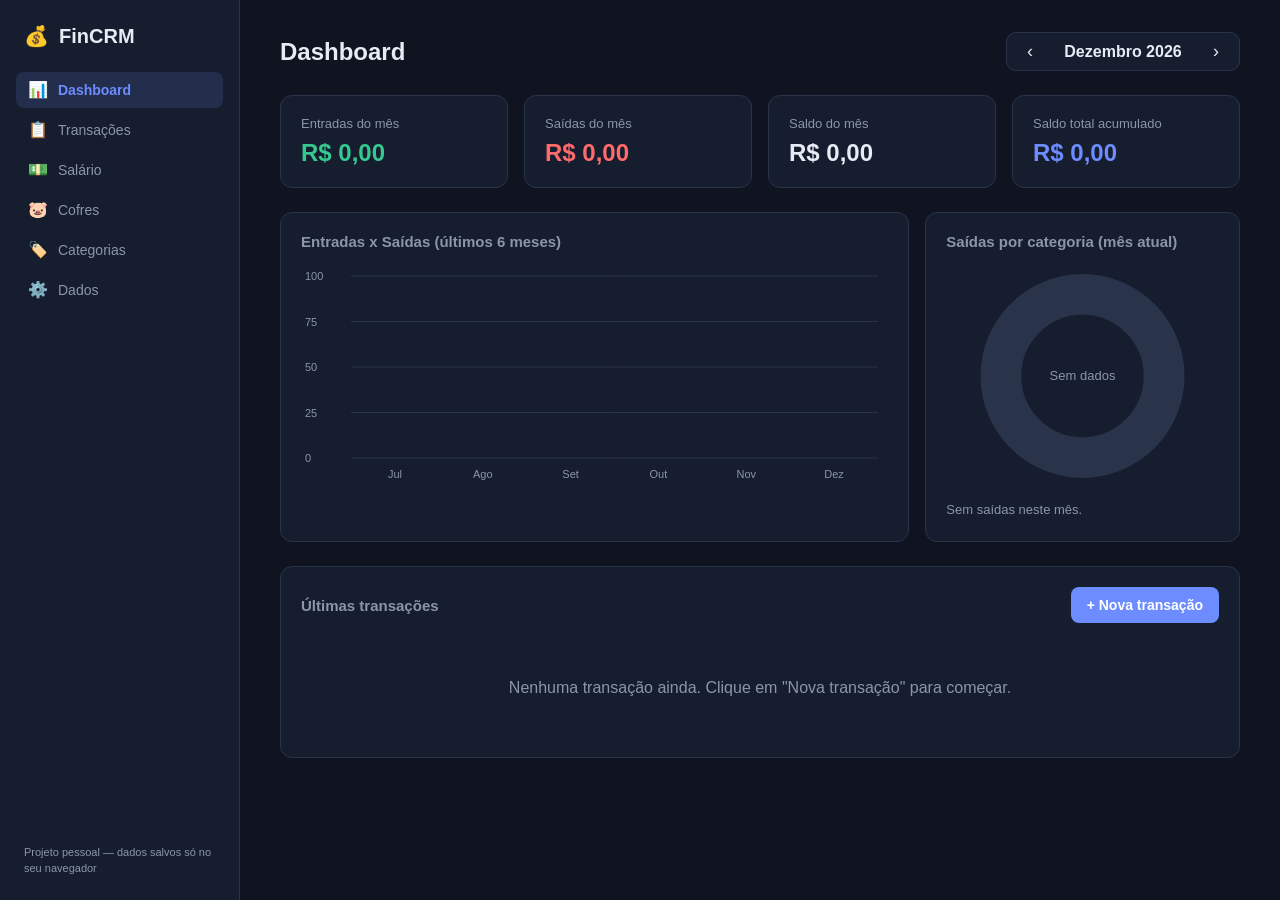
<file: index.html>
<!DOCTYPE html>
<html lang="pt-BR">
<head>
<meta charset="UTF-8">
<meta name="viewport" content="width=device-width, initial-scale=1.0, viewport-fit=cover">
<meta name="theme-color" content="#0f1420">
<title>FinCRM — Controle Financeiro Pessoal</title>

<!-- Ícone / logo exibido ao adicionar o site à tela inicial -->
<link rel="manifest" href="manifest.json">
<link rel="icon" type="image/png" sizes="32x32" href="icons/favicon-32.png">
<link rel="icon" type="image/png" sizes="16x16" href="icons/favicon-16.png">
<link rel="apple-touch-icon" href="icons/apple-touch-icon.png">
<meta name="apple-mobile-web-app-capable" content="yes">
<meta name="apple-mobile-web-app-status-bar-style" content="black-translucent">
<meta name="apple-mobile-web-app-title" content="FinCRM">
<meta name="mobile-web-app-capable" content="yes">

<link rel="stylesheet" href="css/style.css">
</head>
<body>
<div class="app">

  <header class="mobile-topbar">
    <span class="brand-icon">💰</span>
    <span class="brand-name">FinCRM</span>
  </header>

  <aside class="sidebar">
    <div class="brand">
      <span class="brand-icon">💰</span>
      <span class="brand-name">FinCRM</span>
    </div>
    <nav class="nav">
      <button class="nav-item active" data-view="dashboard"><span class="nav-icon">📊</span><span class="nav-label">Dashboard</span></button>
      <button class="nav-item" data-view="transacoes"><span class="nav-icon">📋</span><span class="nav-label">Transações</span></button>
      <button class="nav-item" data-view="salario"><span class="nav-icon">💵</span><span class="nav-label">Salário</span></button>
      <button class="nav-item" data-view="cofres"><span class="nav-icon">🐷</span><span class="nav-label">Cofres</span></button>
      <button class="nav-item" data-view="categorias"><span class="nav-icon">🏷️</span><span class="nav-label">Categorias</span></button>
      <button class="nav-item" data-view="dados"><span class="nav-icon">⚙️</span><span class="nav-label">Dados</span></button>
    </nav>
    <div class="sidebar-footer">Projeto pessoal — dados salvos só no seu navegador</div>
  </aside>

  <main class="content">

    <!-- DASHBOARD -->
    <section id="view-dashboard" class="view active">
      <header class="view-header">
        <h1>Dashboard</h1>
        <div class="month-picker">
          <button id="prevMonth" class="btn-icon" aria-label="Mês anterior">‹</button>
          <span id="currentMonthLabel"></span>
          <button id="nextMonth" class="btn-icon" aria-label="Próximo mês">›</button>
        </div>
      </header>

      <div class="cards">
        <div class="card card-income">
          <div class="card-label">Entradas do mês</div>
          <div class="card-value" id="cardIncome">R$ 0,00</div>
        </div>
        <div class="card card-expense">
          <div class="card-label">Saídas do mês</div>
          <div class="card-value" id="cardExpense">R$ 0,00</div>
        </div>
        <div class="card card-balance">
          <div class="card-label">Saldo do mês</div>
          <div class="card-value" id="cardBalance">R$ 0,00</div>
        </div>
        <div class="card card-total">
          <div class="card-label">Saldo total acumulado</div>
          <div class="card-value" id="cardTotal">R$ 0,00</div>
        </div>
      </div>

      <div class="panels">
        <div class="panel">
          <h2>Entradas x Saídas (últimos 6 meses)</h2>
          <canvas id="chartBars" height="220"></canvas>
        </div>
        <div class="panel">
          <h2>Saídas por categoria (mês atual)</h2>
          <canvas id="chartDonut" height="220"></canvas>
          <ul id="donutLegend" class="legend"></ul>
        </div>
      </div>

      <div class="panel">
        <div class="panel-header">
          <h2>Últimas transações</h2>
          <button class="btn btn-primary" data-open-modal="transacao">+ Nova transação</button>
        </div>
        <div id="recentList" class="tx-list"></div>
      </div>
    </section>

    <!-- TRANSAÇÕES -->
    <section id="view-transacoes" class="view">
      <header class="view-header">
        <h1>Transações</h1>
        <button class="btn btn-primary" data-open-modal="transacao">+ Nova transação</button>
      </header>

      <div class="filters">
        <input type="text" id="filterSearch" placeholder="Buscar por descrição...">
        <select id="filterType">
          <option value="">Todos os tipos</option>
          <option value="entrada">Entradas</option>
          <option value="saida">Saídas</option>
        </select>
        <select id="filterCategory"></select>
        <input type="month" id="filterMonth">
        <button class="btn btn-ghost" id="clearFilters">Limpar filtros</button>
      </div>

      <div class="panel">
        <table class="tx-table">
          <thead>
            <tr>
              <th>Data</th>
              <th>Descrição</th>
              <th>Categoria</th>
              <th>Conta</th>
              <th>Tipo</th>
              <th class="align-right">Valor</th>
              <th></th>
            </tr>
          </thead>
          <tbody id="txTableBody"></tbody>
        </table>
        <p id="txEmptyState" class="empty-state" hidden>Nenhuma transação encontrada.</p>
      </div>
    </section>

    <!-- SALÁRIO -->
    <section id="view-salario" class="view">
      <header class="view-header">
        <h1>Salário</h1>
        <button class="btn btn-primary" data-open-modal="salario">+ Registrar salário</button>
      </header>

      <div class="cards">
        <div class="card card-income">
          <div class="card-label">Último salário registrado</div>
          <div class="card-value" id="cardLastSalary">R$ 0,00</div>
        </div>
        <div class="card card-total">
          <div class="card-label">Média dos últimos 6 meses</div>
          <div class="card-value" id="cardAvgSalary">R$ 0,00</div>
        </div>
        <div class="card card-balance">
          <div class="card-label">Total recebido no ano</div>
          <div class="card-value" id="cardYearSalary">R$ 0,00</div>
        </div>
      </div>

      <div class="panel">
        <h2>Histórico de salários</h2>
        <table class="tx-table">
          <thead>
            <tr>
              <th>Data</th>
              <th>Descrição</th>
              <th class="align-right">Valor</th>
              <th></th>
            </tr>
          </thead>
          <tbody id="salaryTableBody"></tbody>
        </table>
        <p id="salaryEmptyState" class="empty-state" hidden>Nenhum salário registrado ainda.</p>
      </div>
    </section>

    <!-- COFRES -->
    <section id="view-cofres" class="view">
      <header class="view-header">
        <h1>Cofres</h1>
      </header>

      <div class="cards">
        <div class="card card-income">
          <div class="card-label">Rendendo por dia</div>
          <div class="card-value" id="cardYieldDay">R$ 0,00</div>
        </div>
        <div class="card card-income">
          <div class="card-label">Rendendo por mês</div>
          <div class="card-value" id="cardYieldMonth">R$ 0,00</div>
        </div>
        <div class="card card-income">
          <div class="card-label">Rendendo por ano</div>
          <div class="card-value" id="cardYieldYear">R$ 0,00</div>
        </div>
        <div class="card card-total">
          <div class="card-label">Total guardado nos cofres</div>
          <div class="card-value" id="cardPocketsTotal">R$ 0,00</div>
        </div>
      </div>

      <div id="fixedPocketsList" class="pocket-grid"></div>

      <div class="panel">
        <div class="panel-header">
          <h2>Porquinhos de meta</h2>
          <button class="btn btn-primary" data-open-modal="meta">+ Nova meta</button>
        </div>
        <div id="metasList" class="pocket-grid"></div>
        <p id="metasEmptyState" class="empty-state" hidden>Nenhuma meta criada ainda. Crie uma para guardar dinheiro com um objetivo, como o Inter faz nas Caixinhas.</p>
      </div>
    </section>

    <!-- CATEGORIAS -->
    <section id="view-categorias" class="view">
      <header class="view-header">
        <h1>Categorias</h1>
      </header>

      <div class="panels">
        <div class="panel">
          <h2>Categorias de entrada</h2>
          <form class="inline-form" data-cat-form="entrada">
            <input type="text" placeholder="Nova categoria de entrada" required>
            <button type="submit" class="btn btn-primary">Adicionar</button>
          </form>
          <ul id="catListEntrada" class="cat-list"></ul>
        </div>
        <div class="panel">
          <h2>Categorias de saída</h2>
          <form class="inline-form" data-cat-form="saida">
            <input type="text" placeholder="Nova categoria de saída" required>
            <button type="submit" class="btn btn-primary">Adicionar</button>
          </form>
          <ul id="catListSaida" class="cat-list"></ul>
        </div>
      </div>
    </section>

    <!-- DADOS -->
    <section id="view-dados" class="view">
      <header class="view-header">
        <h1>Dados</h1>
      </header>
      <div class="panel">
        <h2>Backup</h2>
        <p>Seus dados ficam salvos apenas neste navegador (localStorage). Use os botões abaixo para fazer backup ou restaurar.</p>
        <div class="btn-row">
          <button class="btn btn-primary" id="exportBtn">Exportar backup (.json)</button>
          <label class="btn btn-ghost file-btn">
            Importar backup
            <input type="file" id="importInput" accept="application/json" hidden>
          </label>
          <button class="btn btn-danger" id="resetBtn">Apagar todos os dados</button>
        </div>
      </div>

      <div class="panel">
        <h2>Importar extrato do Inter</h2>
        <p>No app ou Internet Banking do Inter: Conta digital → Extrato → escolha o período → Exportar em <strong>CSV</strong> ou <strong>OFX</strong>. Depois é só selecionar o arquivo aqui — você revisa e escolhe quais lançamentos entram antes de confirmar.</p>
        <p class="modal-hint">O importador tenta identificar sozinho movimentações do Porquinho (aplicação/resgate) e já sugere lançá-las como transferência para o cofre certo, em vez de como gasto ou receita comum — confira a coluna "Cofre" na revisão antes de confirmar. Se você já usa os botões "Guardar/Resgatar" dos Cofres pra isso, evite importar o mesmo período duas vezes.</p>
        <div class="btn-row">
          <label class="btn btn-primary file-btn">
            Selecionar arquivo (.csv ou .ofx)
            <input type="file" id="importExtratoInput" accept=".csv,.ofx,.txt" hidden>
          </label>
        </div>
      </div>

      <div class="panel" id="extratoPreviewPanel" hidden>
        <div class="panel-header">
          <h2>Revisar importação</h2>
          <span id="extratoCount" class="pocket-rate muted"></span>
        </div>

        <div class="filters">
          <select id="extratoConta">
            <option value="corrente">Importar para: Conta corrente</option>
            <option value="especie">Importar para: Dinheiro em espécie</option>
          </select>
          <button class="btn btn-ghost" id="extratoSelectAll">Selecionar todos</button>
          <button class="btn btn-ghost" id="extratoSelectNone">Selecionar nenhum</button>
        </div>

        <table class="tx-table">
          <thead>
            <tr>
              <th></th>
              <th>Data</th>
              <th>Descrição</th>
              <th>Tipo</th>
              <th class="align-right">Valor</th>
              <th>Categoria</th>
              <th>Cofre</th>
            </tr>
          </thead>
          <tbody id="extratoTableBody"></tbody>
        </table>

        <div class="form-actions" style="margin-top:16px;">
          <button type="button" class="btn btn-ghost" id="extratoCancel">Cancelar</button>
          <button type="button" class="btn btn-primary" id="extratoConfirm">Importar selecionados</button>
        </div>
      </div>

      <div class="panel">
        <h2>Corrigir lançamentos do Porquinho já importados</h2>
        <p>Se você importou um extrato antes dessa identificação automática existir, movimentações do Porquinho podem ter entrado como gasto ou receita comum na Conta corrente — isso deixa o saldo do mês e o saldo do cofre errados. Use o botão abaixo para encontrar esses lançamentos e transformá-los em transferência de verdade.</p>
        <div class="btn-row">
          <button class="btn btn-primary" id="scanPorquinhoBtn">Procurar lançamentos suspeitos</button>
        </div>
      </div>

      <div class="panel" id="fixPorquinhoPanel" hidden>
        <div class="panel-header">
          <h2>Lançamentos encontrados</h2>
          <span id="fixPorquinhoCount" class="pocket-rate muted"></span>
        </div>
        <table class="tx-table">
          <thead>
            <tr>
              <th></th>
              <th>Data</th>
              <th>Descrição</th>
              <th>Tipo</th>
              <th class="align-right">Valor</th>
              <th>Cofre</th>
            </tr>
          </thead>
          <tbody id="fixPorquinhoTableBody"></tbody>
        </table>
        <div class="form-actions" style="margin-top:16px;">
          <button type="button" class="btn btn-ghost" id="fixPorquinhoCancel">Cancelar</button>
          <button type="button" class="btn btn-primary" id="fixPorquinhoConfirm">Corrigir selecionados</button>
        </div>
      </div>
    </section>

  </main>
</div>

<!-- MODAL: TRANSAÇÃO -->
<div class="modal-overlay" id="modalTransacao" hidden>
  <div class="modal">
    <div class="modal-header">
      <h2 id="modalTransacaoTitle">Nova transação</h2>
      <button class="btn-icon" data-close-modal>&times;</button>
    </div>
    <form id="formTransacao">
      <input type="hidden" id="txId">
      <div class="form-row type-toggle">
        <label class="radio-pill"><input type="radio" name="tipo" value="entrada" checked><span>Entrada</span></label>
        <label class="radio-pill"><input type="radio" name="tipo" value="saida"><span>Saída</span></label>
      </div>
      <div class="form-row">
        <label for="txConta">Conta</label>
        <select id="txConta">
          <option value="corrente">Conta corrente</option>
          <option value="especie">Dinheiro em espécie</option>
        </select>
      </div>
      <div class="form-row">
        <label for="txDescricao">Descrição</label>
        <input type="text" id="txDescricao" required placeholder="Ex: Supermercado, Freelance...">
      </div>
      <div class="form-row two-col">
        <div>
          <label for="txValor">Valor (R$)</label>
          <input type="number" id="txValor" min="0" step="0.01" required placeholder="0,00">
        </div>
        <div>
          <label for="txData">Data</label>
          <input type="date" id="txData" required>
        </div>
      </div>
      <div class="form-row">
        <label for="txCategoria">Categoria</label>
        <select id="txCategoria" required></select>
      </div>
      <div class="form-actions">
        <button type="button" class="btn btn-ghost" data-close-modal>Cancelar</button>
        <button type="submit" class="btn btn-primary">Salvar</button>
      </div>
    </form>
  </div>
</div>

<!-- MODAL: SALÁRIO -->
<div class="modal-overlay" id="modalSalario" hidden>
  <div class="modal">
    <div class="modal-header">
      <h2>Registrar salário</h2>
      <button class="btn-icon" data-close-modal>&times;</button>
    </div>
    <form id="formSalario">
      <div class="form-row">
        <label for="salDescricao">Descrição</label>
        <input type="text" id="salDescricao" value="Salário mensal" required>
      </div>
      <div class="form-row two-col">
        <div>
          <label for="salValor">Valor (R$)</label>
          <input type="number" id="salValor" min="0" step="0.01" required placeholder="0,00">
        </div>
        <div>
          <label for="salData">Data de recebimento</label>
          <input type="date" id="salData" required>
        </div>
      </div>
      <div class="form-actions">
        <button type="button" class="btn btn-ghost" data-close-modal>Cancelar</button>
        <button type="submit" class="btn btn-primary">Salvar</button>
      </div>
    </form>
  </div>
</div>

<!-- MODAL: TRANSFERÊNCIA (guardar / resgatar) -->
<div class="modal-overlay" id="modalTransferencia" hidden>
  <div class="modal">
    <div class="modal-header">
      <h2 id="modalTransferenciaTitle">Guardar</h2>
      <button class="btn-icon" data-close-modal>&times;</button>
    </div>
    <form id="formTransferencia">
      <input type="hidden" id="transfPocketId">
      <input type="hidden" id="transfDirecao">
      <div class="form-row">
        <label for="transfValor">Valor (R$)</label>
        <input type="number" id="transfValor" min="0.01" step="0.01" required placeholder="0,00">
      </div>
      <div class="form-row">
        <label for="transfData">Data</label>
        <input type="date" id="transfData" required>
      </div>
      <div class="form-actions">
        <button type="button" class="btn btn-ghost" data-close-modal>Cancelar</button>
        <button type="submit" class="btn btn-primary">Confirmar</button>
      </div>
    </form>
  </div>
</div>

<!-- MODAL: SALDO INICIAL DO COFRE -->
<div class="modal-overlay" id="modalSaldoInicial" hidden>
  <div class="modal">
    <div class="modal-header">
      <h2 id="modalSaldoInicialTitle">Definir saldo inicial</h2>
      <button class="btn-icon" data-close-modal>&times;</button>
    </div>
    <form id="formSaldoInicial">
      <input type="hidden" id="siPocketId">
      <p class="modal-hint">Informe quanto você já tem guardado aqui hoje. Isso não mexe no saldo da conta corrente — é só para o app saber o ponto de partida.</p>
      <div class="form-row">
        <label for="siValor">Valor atual (R$)</label>
        <input type="number" id="siValor" min="0" step="0.01" required placeholder="0,00">
      </div>
      <div class="form-actions">
        <button type="button" class="btn btn-ghost" data-close-modal>Cancelar</button>
        <button type="submit" class="btn btn-primary">Salvar</button>
      </div>
    </form>
  </div>
</div>

<!-- MODAL: PORQUINHO DE META (criar / editar cofre) -->
<div class="modal-overlay" id="modalMeta" hidden>
  <div class="modal">
    <div class="modal-header">
      <h2 id="modalMetaTitle">Nova meta</h2>
      <button class="btn-icon" data-close-modal>&times;</button>
    </div>
    <form id="formMeta">
      <input type="hidden" id="metaId">
      <input type="hidden" id="metaTipo">
      <div class="form-row">
        <label for="metaNome">Nome</label>
        <input type="text" id="metaNome" required placeholder="Ex: Viagem, Reserva de emergência...">
      </div>
      <div class="form-row" id="metaValorRow">
        <label for="metaValor">Valor objetivo (R$)</label>
        <input type="number" id="metaValor" min="0.01" step="0.01" placeholder="0,00">
      </div>
      <div class="form-row" id="metaTaxaRow">
        <label for="metaTaxa">Rendimento (% ao ano)</label>
        <input type="number" id="metaTaxa" min="0" step="0.01" placeholder="10,65">
      </div>
      <div class="form-row" id="metaDataRow">
        <label for="metaData">Data alvo (opcional)</label>
        <input type="date" id="metaData">
      </div>
      <div class="form-actions">
        <button type="button" class="btn btn-ghost" data-close-modal>Cancelar</button>
        <button type="submit" class="btn btn-primary">Salvar</button>
      </div>
    </form>
  </div>
</div>

<div class="toast" id="toast"></div>

<script src="js/storage.js"></script>
<script src="js/charts.js"></script>
<script src="js/import.js"></script>
<script src="js/app.js"></script>
</body>
</html>
</file>
<file: css/style.css>
:root {
  --bg: #0f1420;
  --bg-panel: #161d2e;
  --bg-panel-soft: #1c2438;
  --border: #29334a;
  --text: #e7ebf3;
  --text-muted: #8b96ab;
  --primary: #6c8cff;
  --primary-soft: rgba(108, 140, 255, 0.15);
  --income: #35c98f;
  --income-soft: rgba(53, 201, 143, 0.15);
  --expense: #ff6b6b;
  --expense-soft: rgba(255, 107, 107, 0.15);
  --radius: 12px;
  --shadow: 0 8px 24px rgba(0, 0, 0, 0.25);
}

* { box-sizing: border-box; }

html {
  -webkit-text-size-adjust: 100%;
}

body {
  margin: 0;
  font-family: -apple-system, BlinkMacSystemFont, "Segoe UI", Roboto, Helvetica, Arial, sans-serif;
  background: var(--bg);
  color: var(--text);
  overflow-x: hidden;
}

.app {
  display: flex;
  min-height: 100vh;
}

/* Top bar shown only on mobile (see media query below) */
.mobile-topbar {
  display: none;
  align-items: center;
  gap: 8px;
  font-size: 17px;
  font-weight: 700;
  padding: calc(env(safe-area-inset-top) + 14px) 16px 14px;
  background: var(--bg-panel);
  border-bottom: 1px solid var(--border);
  position: sticky;
  top: 0;
  z-index: 30;
}

/* SIDEBAR */
.sidebar {
  width: 240px;
  flex-shrink: 0;
  background: var(--bg-panel);
  border-right: 1px solid var(--border);
  display: flex;
  flex-direction: column;
  padding: 24px 16px;
  position: sticky;
  top: 0;
  height: 100vh;
}

.brand {
  display: flex;
  align-items: center;
  gap: 10px;
  font-size: 20px;
  font-weight: 700;
  padding: 0 8px 24px;
}

.nav {
  display: flex;
  flex-direction: column;
  gap: 4px;
}

.nav-item {
  display: flex;
  align-items: center;
  gap: 10px;
  width: 100%;
  text-align: left;
  padding: 10px 12px;
  border: none;
  background: transparent;
  color: var(--text-muted);
  font-size: 14px;
  border-radius: 8px;
  cursor: pointer;
  transition: background 0.15s, color 0.15s;
}

.nav-icon { font-size: 16px; line-height: 1; }

.nav-item:hover { background: var(--bg-panel-soft); color: var(--text); }
.nav-item.active { background: var(--primary-soft); color: var(--primary); font-weight: 600; }

.sidebar-footer {
  margin-top: auto;
  font-size: 11px;
  color: var(--text-muted);
  padding: 0 8px;
  line-height: 1.4;
}

/* CONTENT */
.content {
  flex: 1;
  padding: 32px 40px;
  max-width: 1200px;
}

.view { display: none; }
.view.active { display: block; }

.view-header {
  display: flex;
  align-items: center;
  justify-content: space-between;
  margin-bottom: 24px;
  flex-wrap: wrap;
  gap: 12px;
}

.view-header h1 { margin: 0; font-size: 24px; }

.month-picker {
  display: flex;
  align-items: center;
  gap: 12px;
  background: var(--bg-panel);
  border: 1px solid var(--border);
  border-radius: 10px;
  padding: 6px 12px;
}

#currentMonthLabel { min-width: 140px; text-align: center; font-weight: 600; text-transform: capitalize; }

/* CARDS */
.cards {
  display: grid;
  grid-template-columns: repeat(auto-fit, minmax(220px, 1fr));
  gap: 16px;
  margin-bottom: 24px;
}

.card {
  background: var(--bg-panel);
  border: 1px solid var(--border);
  border-radius: var(--radius);
  padding: 20px;
  min-width: 0;
}

.card-label { font-size: 13px; color: var(--text-muted); margin-bottom: 8px; }
.card-value { font-size: 24px; font-weight: 700; }
.card-income .card-value { color: var(--income); }
.card-expense .card-value { color: var(--expense); }
.card-total .card-value { color: var(--primary); }

/* PANELS */
.panels {
  display: grid;
  grid-template-columns: 2fr 1fr;
  gap: 16px;
  margin-bottom: 24px;
}

@media (max-width: 900px) {
  .panels { grid-template-columns: 1fr; }
}

/* MOBILE: sidebar becomes a fixed bottom tab bar, top bar replaces the brand header */
@media (max-width: 768px) {
  .app { flex-direction: column; }

  .mobile-topbar { display: flex; }

  .sidebar {
    position: fixed;
    left: 0;
    right: 0;
    bottom: 0;
    top: auto;
    height: auto;
    width: 100%;
    flex-direction: row;
    align-items: stretch;
    padding: 4px 4px calc(env(safe-area-inset-bottom) + 4px);
    border-right: none;
    border-top: 1px solid var(--border);
    z-index: 40;
  }

  .sidebar .brand,
  .sidebar-footer {
    display: none;
  }

  .nav {
    flex-direction: row;
    justify-content: space-around;
    width: 100%;
    gap: 2px;
  }

  .nav-item {
    flex-direction: column;
    justify-content: center;
    align-items: center;
    gap: 2px;
    flex: 1;
    padding: 6px 2px;
    font-size: 10.5px;
    text-align: center;
    border-radius: 10px;
  }

  .nav-icon { font-size: 19px; }
  .nav-label { line-height: 1.1; }

  .content {
    padding: 16px;
    padding-bottom: calc(72px + env(safe-area-inset-bottom));
    max-width: 100%;
  }

  .view-header { margin-bottom: 16px; }
  .view-header h1 { font-size: 20px; }

  .panel { padding: 16px; }

  .cards { grid-template-columns: repeat(2, 1fr); gap: 10px; }
  .card { padding: 14px; }
  .card-value { font-size: 18px; }
  .card-label { font-size: 12px; margin-bottom: 4px; }

  .month-picker { width: 100%; justify-content: space-between; }

  .filters { flex-direction: column; }
  .filters input,
  .filters select {
    width: 100%;
  }

  .two-col { flex-direction: column; }

  .btn-row { flex-direction: column; }
  .btn-row .btn, .btn-row .file-btn { width: 100%; text-align: center; }

  .modal { max-width: 100%; }

  /* larger touch targets */
  .btn-icon { min-width: 40px; min-height: 40px; font-size: 20px; }
  .row-actions button { min-width: 36px; min-height: 36px; font-size: 17px; }
  .btn { padding: 12px 16px; }
  .radio-pill { padding: 12px; }
  .panel-header { flex-wrap: wrap; }
  .panel-header .btn { width: 100%; }
}

@media (max-width: 420px) {
  .cards { grid-template-columns: 1fr; }
}

/* Transaction tables become stacked cards on mobile instead of scrolling horizontally */
@media (max-width: 640px) {
  .tx-table thead { display: none; }

  .tx-table, .tx-table tbody, .tx-table tr, .tx-table td {
    display: block;
    width: 100%;
  }

  .tx-table tr {
    border: 1px solid var(--border);
    border-radius: 10px;
    padding: 10px 12px;
    margin-bottom: 10px;
  }

  .tx-table td {
    border-bottom: none;
    padding: 5px 0;
    display: flex;
    align-items: center;
    justify-content: space-between;
    gap: 12px;
  }

  .tx-table td::before {
    content: attr(data-label);
    font-size: 11px;
    text-transform: uppercase;
    letter-spacing: 0.03em;
    color: var(--text-muted);
    flex-shrink: 0;
  }

  .tx-table td.align-right { text-align: right; }

  .tx-table td:last-child { padding-top: 8px; }
  .tx-table td:last-child::before { display: none; }

  .tx-table .cell-input { flex: 1; min-width: 0; font-size: 16px; }
  .row-actions { width: 100%; justify-content: flex-end; }
}

.panel {
  background: var(--bg-panel);
  border: 1px solid var(--border);
  border-radius: var(--radius);
  padding: 20px;
  min-width: 0; /* allow grid/flex items to shrink below their content's intrinsic width */
}

.panel h2 { margin: 0 0 16px; font-size: 15px; color: var(--text-muted); font-weight: 600; }

/* Fix the canvas's CSS box size so it stays in sync with its container instead
   of growing on every redraw (the width/height attrs set in JS would otherwise
   also drive the on-screen size). */
canvas { display: block; width: 100%; height: 220px; max-width: 100%; }

.panel-header {
  display: flex;
  align-items: center;
  justify-content: space-between;
  margin-bottom: 16px;
}

.panel-header h2 { margin: 0; }

.legend { list-style: none; padding: 0; margin: 12px 0 0; font-size: 13px; }
.legend li { display: flex; align-items: center; gap: 8px; padding: 4px 0; color: var(--text-muted); }
.legend .dot { width: 10px; height: 10px; border-radius: 50%; flex-shrink: 0; }

/* BUTTONS */
.btn {
  border: none;
  border-radius: 8px;
  padding: 10px 16px;
  font-size: 14px;
  font-weight: 600;
  cursor: pointer;
  transition: opacity 0.15s, background 0.15s;
}

.btn-primary { background: var(--primary); color: #fff; }
.btn-primary:hover { opacity: 0.9; }
.btn-ghost { background: var(--bg-panel-soft); color: var(--text); }
.btn-ghost:hover { background: var(--border); }
.btn-danger { background: var(--expense-soft); color: var(--expense); }
.btn-danger:hover { opacity: 0.85; }

.btn-icon {
  background: transparent;
  border: none;
  color: var(--text);
  font-size: 18px;
  cursor: pointer;
  padding: 2px 8px;
  border-radius: 6px;
}
.btn-icon:hover { background: var(--bg-panel-soft); }

.btn-row { display: flex; gap: 12px; flex-wrap: wrap; margin-top: 16px; }
.file-btn { display: inline-flex; align-items: center; }

/* TRANSACTION LIST (dashboard recent) */
.tx-list { display: flex; flex-direction: column; gap: 8px; }

.tx-row {
  display: flex;
  align-items: center;
  justify-content: space-between;
  padding: 10px 12px;
  border-radius: 8px;
  background: var(--bg-panel-soft);
}

.tx-row-left { display: flex; align-items: center; gap: 12px; }

.tx-badge {
  width: 34px;
  height: 34px;
  border-radius: 50%;
  display: flex;
  align-items: center;
  justify-content: center;
  font-size: 15px;
  flex-shrink: 0;
}
.tx-badge.entrada { background: var(--income-soft); color: var(--income); }
.tx-badge.saida { background: var(--expense-soft); color: var(--expense); }

.tx-desc { font-weight: 600; font-size: 14px; }
.tx-meta { font-size: 12px; color: var(--text-muted); }

.tx-value { font-weight: 700; font-size: 14px; }
.tx-value.entrada { color: var(--income); }
.tx-value.saida { color: var(--expense); }

.empty-state { text-align: center; color: var(--text-muted); padding: 24px 0; }

/* FILTERS */
.filters {
  display: flex;
  gap: 10px;
  flex-wrap: wrap;
  margin-bottom: 16px;
}

.filters input, .filters select {
  background: var(--bg-panel);
  border: 1px solid var(--border);
  color: var(--text);
  padding: 9px 12px;
  border-radius: 8px;
  font-size: 16px; /* >=16px avoids iOS Safari auto-zoom on focus */
}

.filters input[type="text"] { flex: 1; min-width: 180px; }

@media (max-width: 768px) {
  .filters input[type="text"] { min-width: 0; }
}

/* TABLE */
.tx-table { width: 100%; border-collapse: collapse; font-size: 14px; }
.tx-table th {
  text-align: left;
  color: var(--text-muted);
  font-weight: 600;
  font-size: 12px;
  text-transform: uppercase;
  letter-spacing: 0.03em;
  padding: 10px 12px;
  border-bottom: 1px solid var(--border);
}
.tx-table td {
  padding: 12px;
  border-bottom: 1px solid var(--border);
}
.tx-table tr:last-child td { border-bottom: none; }
.align-right { text-align: right; }

.tx-table input[type="checkbox"] { width: 18px; height: 18px; }
.tx-table .cell-input {
  width: 100%;
  background: var(--bg-panel-soft);
  border: 1px solid var(--border);
  color: var(--text);
  border-radius: 6px;
  padding: 6px 8px;
  font: inherit;
}

.type-tag {
  display: inline-block;
  padding: 3px 10px;
  border-radius: 999px;
  font-size: 12px;
  font-weight: 600;
}
.type-tag.entrada { background: var(--income-soft); color: var(--income); }
.type-tag.saida { background: var(--expense-soft); color: var(--expense); }

.row-actions { display: flex; gap: 6px; justify-content: flex-end; }
.row-actions button {
  background: transparent;
  border: none;
  cursor: pointer;
  font-size: 15px;
  color: var(--text-muted);
  padding: 4px 6px;
  border-radius: 6px;
}
.row-actions button:hover { background: var(--bg-panel-soft); color: var(--text); }

/* CATEGORIES */
.inline-form { display: flex; gap: 8px; margin-bottom: 16px; }
.inline-form input {
  flex: 1;
  min-width: 0;
  background: var(--bg-panel-soft);
  border: 1px solid var(--border);
  color: var(--text);
  padding: 9px 12px;
  border-radius: 8px;
  font-size: 16px; /* >=16px avoids iOS Safari auto-zoom on focus */
}

.cat-list { list-style: none; padding: 0; margin: 0; display: flex; flex-direction: column; gap: 6px; }
.cat-list li {
  display: flex;
  align-items: center;
  justify-content: space-between;
  padding: 8px 12px;
  background: var(--bg-panel-soft);
  border-radius: 8px;
  font-size: 14px;
}
.cat-list button {
  background: transparent;
  border: none;
  color: var(--text-muted);
  cursor: pointer;
  font-size: 14px;
}
.cat-list button:hover { color: var(--expense); }

/* MODAL */
.modal-overlay {
  position: fixed;
  inset: 0;
  background: rgba(0, 0, 0, 0.55);
  display: flex;
  align-items: center;
  justify-content: center;
  z-index: 50;
  padding: 16px;
}
.modal-overlay[hidden] { display: none; }

.modal {
  background: var(--bg-panel);
  border: 1px solid var(--border);
  border-radius: var(--radius);
  width: 100%;
  max-width: 420px;
  box-shadow: var(--shadow);
}

.modal-header {
  display: flex;
  align-items: center;
  justify-content: space-between;
  padding: 16px 20px;
  border-bottom: 1px solid var(--border);
}
.modal-header h2 { margin: 0; font-size: 17px; }

#formTransacao, #formSalario { padding: 20px; }

.form-row { margin-bottom: 14px; display: flex; flex-direction: column; gap: 6px; }
.form-row[hidden] { display: none; }
.form-row label { font-size: 13px; color: var(--text-muted); }
.form-row input, .form-row select {
  background: var(--bg-panel-soft);
  border: 1px solid var(--border);
  color: var(--text);
  padding: 10px 12px;
  border-radius: 8px;
  font-size: 16px; /* >=16px avoids iOS Safari auto-zoom on focus */
}
.two-col { flex-direction: row; gap: 12px; }
.two-col > div { flex: 1; min-width: 0; display: flex; flex-direction: column; gap: 6px; }

.type-toggle { flex-direction: row; gap: 8px; }
.radio-pill {
  flex: 1;
  display: flex;
  align-items: center;
  justify-content: center;
  padding: 10px;
  border-radius: 8px;
  background: var(--bg-panel-soft);
  border: 1px solid var(--border);
  cursor: pointer;
  font-size: 14px;
  font-weight: 600;
  color: var(--text-muted);
}
.radio-pill input { display: none; }
.radio-pill:has(input:checked) { background: var(--primary-soft); color: var(--primary); border-color: var(--primary); }

.form-actions {
  display: flex;
  justify-content: flex-end;
  gap: 10px;
  margin-top: 8px;
}

.modal-hint {
  margin: 0 0 14px;
  color: var(--text-muted);
  font-size: 13px;
  line-height: 1.5;
}

/* COFRES (porquinho, metas, dinheiro em espécie) */
.pocket-grid {
  display: grid;
  grid-template-columns: repeat(auto-fit, minmax(260px, 1fr));
  gap: 16px;
  margin-bottom: 24px;
}

.pocket-card {
  background: var(--bg-panel);
  border: 1px solid var(--border);
  border-radius: var(--radius);
  padding: 20px;
  min-width: 0;
}

.pocket-card-header {
  display: flex;
  align-items: flex-start;
  justify-content: space-between;
  gap: 8px;
  margin-bottom: 12px;
}

.pocket-name { font-size: 15px; font-weight: 700; }
.pocket-rate { font-size: 12px; color: var(--income); margin-top: 2px; }
.pocket-rate.muted { color: var(--text-muted); }

.pocket-balance { font-size: 26px; font-weight: 700; margin-bottom: 10px; }

.progress-bar {
  height: 8px;
  border-radius: 999px;
  background: var(--bg-panel-soft);
  overflow: hidden;
  margin-bottom: 6px;
}
.progress-fill {
  height: 100%;
  background: linear-gradient(90deg, var(--primary), var(--income));
  border-radius: 999px;
  transition: width 0.3s;
}

.pocket-meta-info { font-size: 12px; color: var(--text-muted); margin-bottom: 14px; }

.yield-row {
  display: grid;
  grid-template-columns: repeat(3, 1fr);
  gap: 8px;
  background: var(--bg-panel-soft);
  border-radius: 8px;
  padding: 10px 8px;
  margin-bottom: 14px;
}
.yield-row div { text-align: center; }
.yield-row span { display: block; font-size: 11px; color: var(--text-muted); margin-bottom: 2px; }
.yield-row strong { font-size: 13px; color: var(--income); }

.pocket-actions { display: flex; flex-wrap: wrap; gap: 8px; }
.pocket-actions .btn { flex: 1; min-width: 90px; padding: 8px 10px; font-size: 13px; }

/* TOAST */
.toast {
  position: fixed;
  bottom: 24px;
  left: 50%;
  transform: translateX(-50%) translateY(20px);
  background: var(--bg-panel);
  border: 1px solid var(--border);
  color: var(--text);
  padding: 12px 20px;
  border-radius: 10px;
  box-shadow: var(--shadow);
  opacity: 0;
  pointer-events: none;
  transition: opacity 0.2s, transform 0.2s;
  z-index: 100;
  font-size: 14px;
}
.toast.show {
  opacity: 1;
  transform: translateX(-50%) translateY(0);
}
</file>
